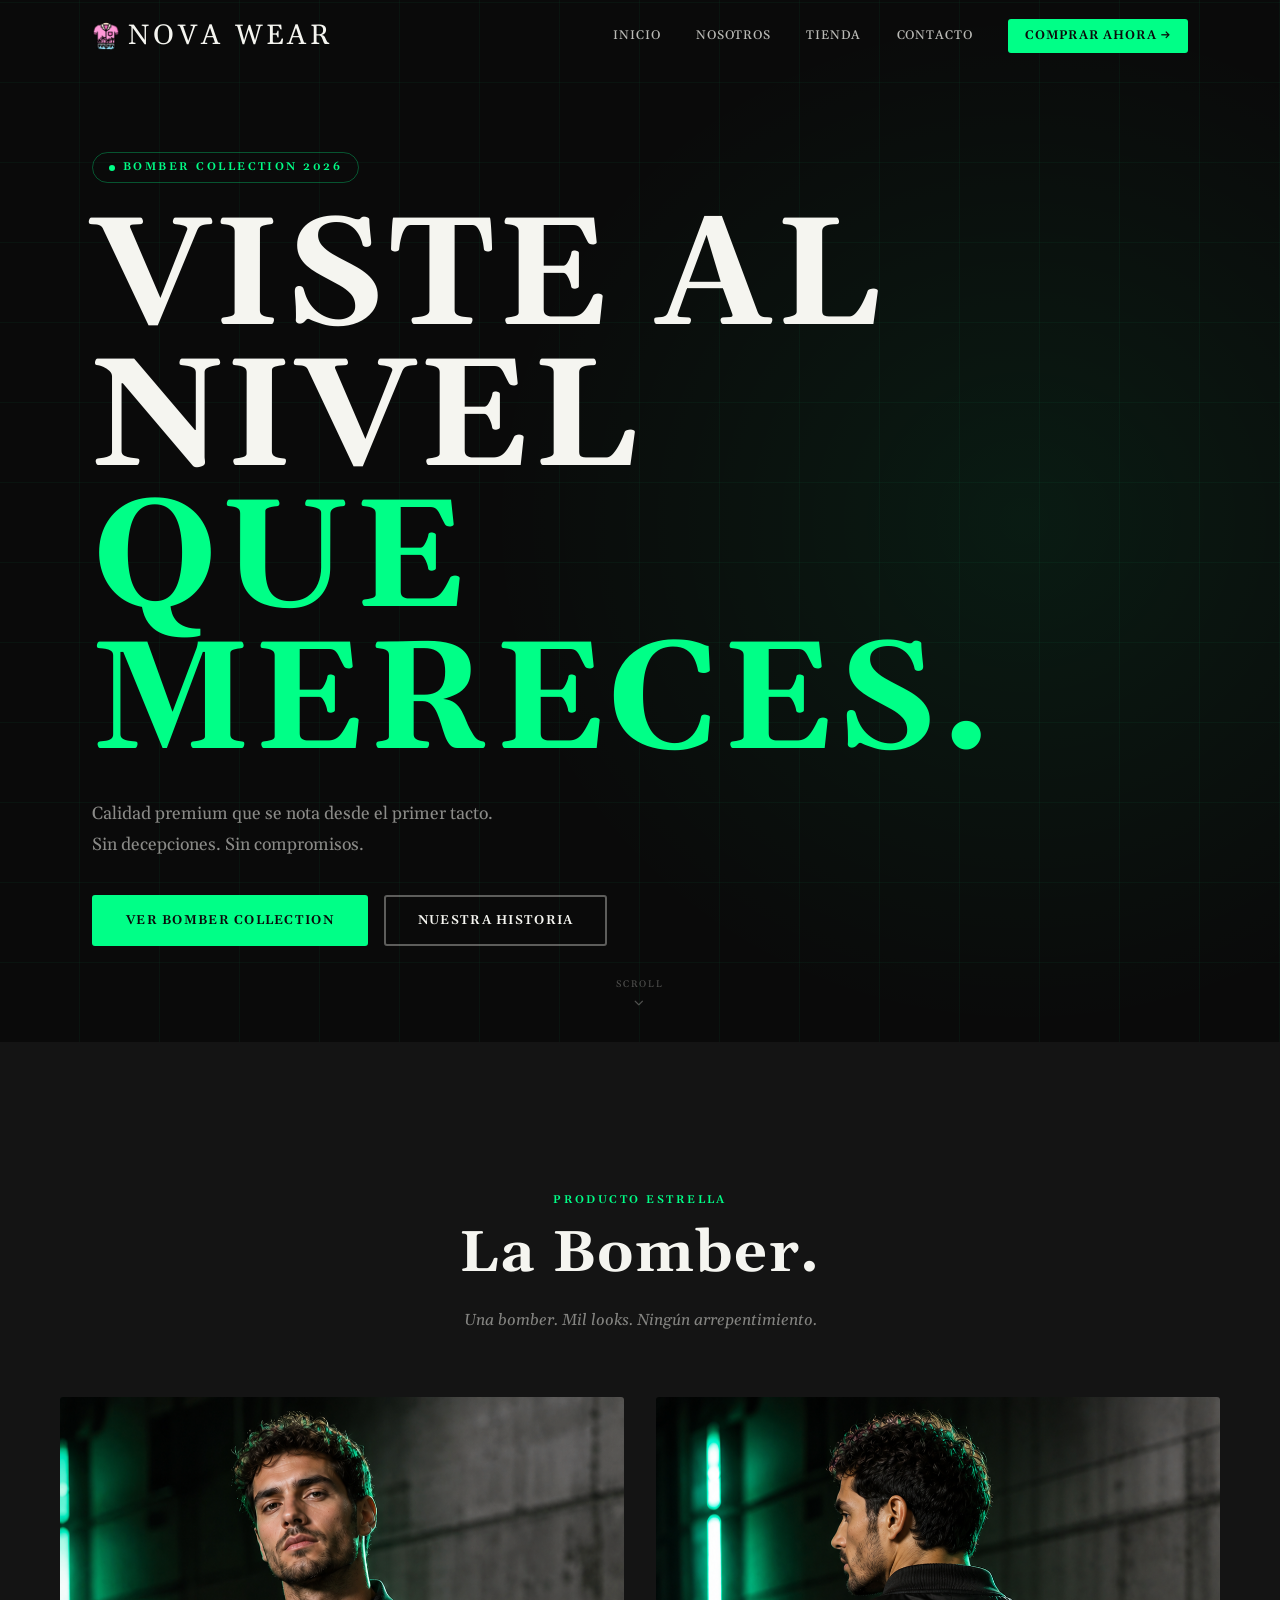
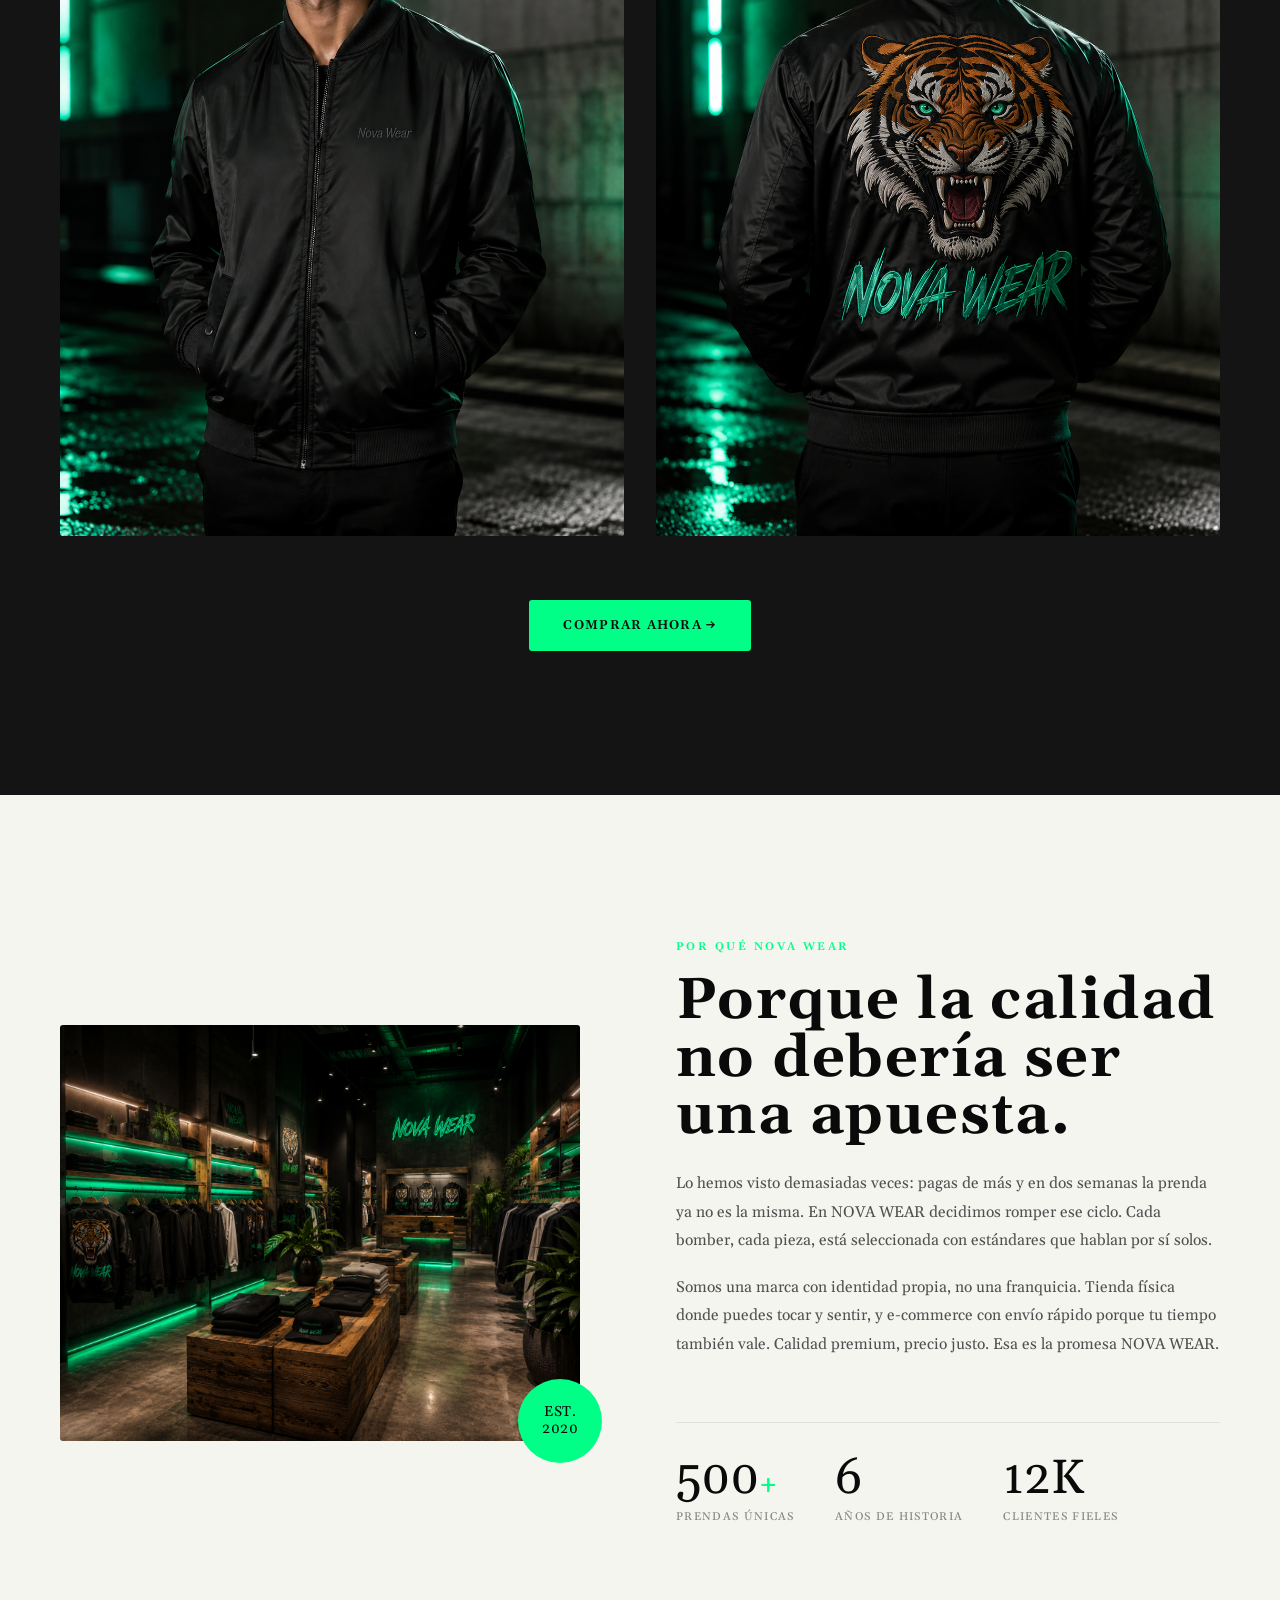
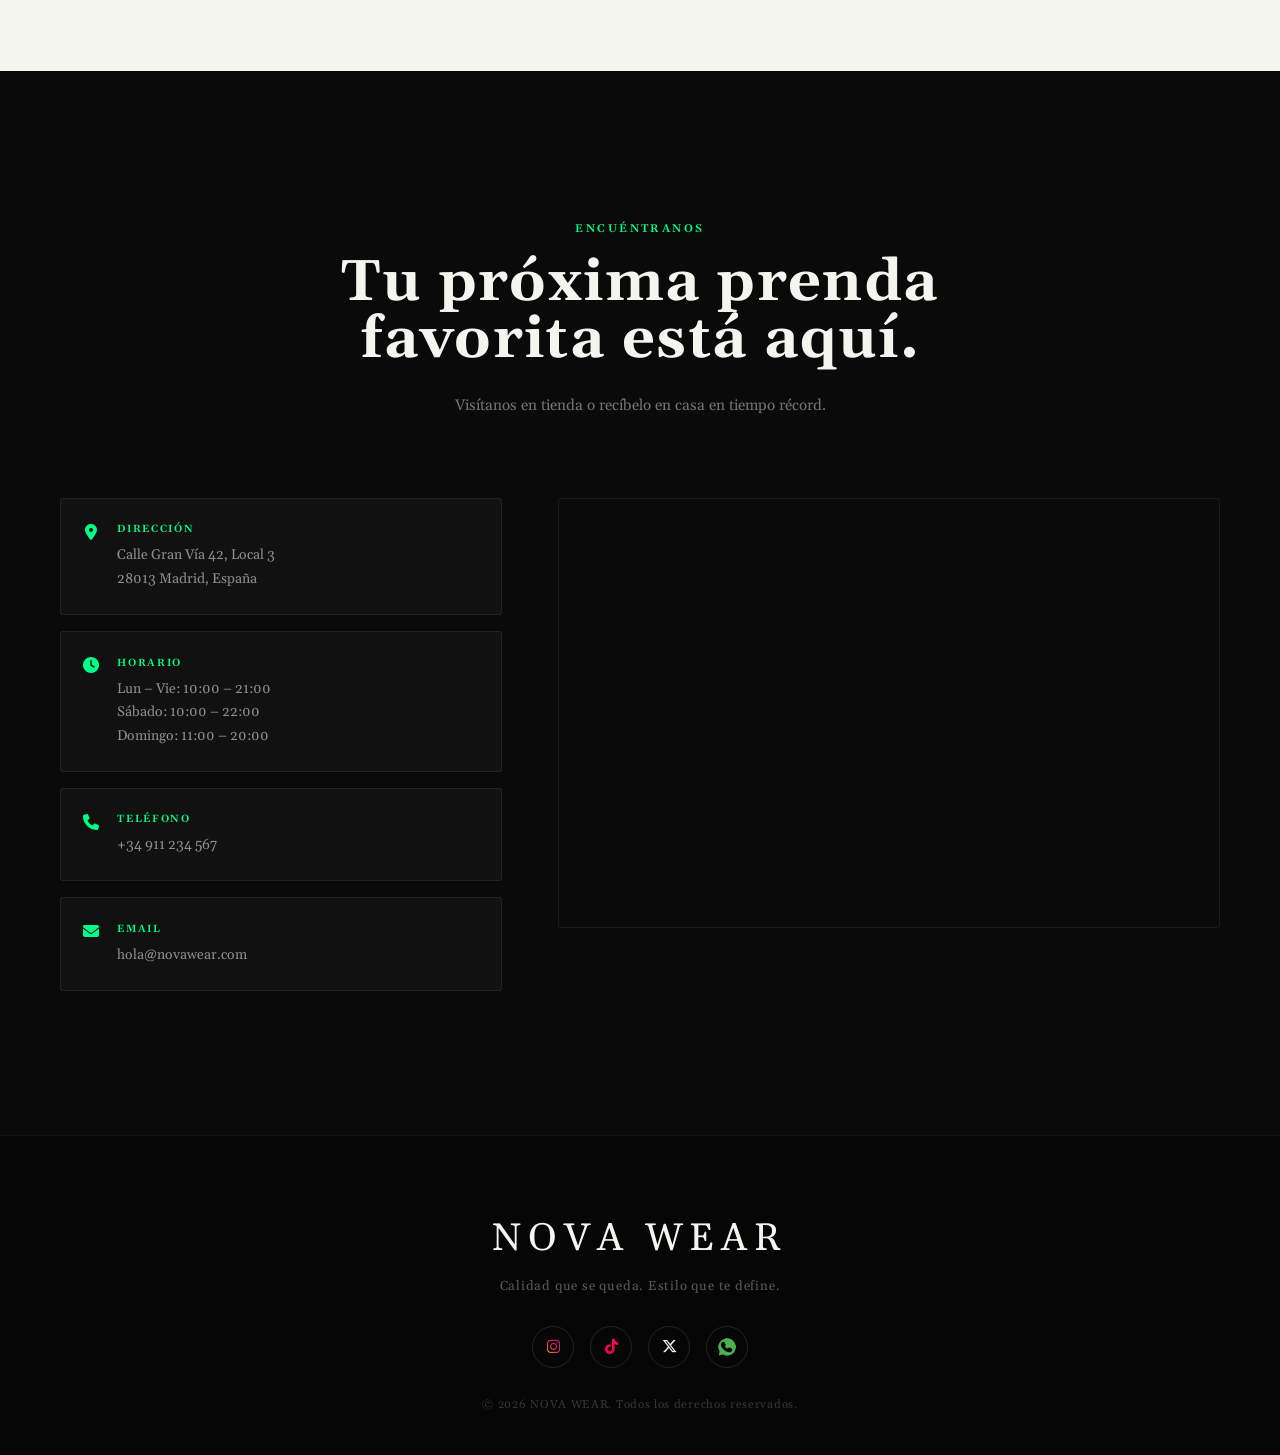
<file: index.html>
<!DOCTYPE html>
<html lang="es">
<head>
  <meta charset="UTF-8">
  <meta name="viewport" content="width=device-width, initial-scale=1.0">
  <meta name="description" content="NOVA WEAR — Calidad premium que se nota desde el primer tacto. Ropa urbana para quienes marcan el ritmo. Tienda física y online.">

  <title>NOVA WEAR — Viste al nivel que mereces</title>
  <link rel="icon" type="image/png" href="img/camisa-hawaiana.png">

  <!-- Google Fonts -->
  <link rel="preconnect" href="https://fonts.googleapis.com">
  <link rel="preconnect" href="https://fonts.gstatic.com" crossorigin>
  <link href="https://fonts.googleapis.com/css2?family=Gelasio:ital,wght@0,400;0,500;0,600;0,700;1,400&display=swap" rel="stylesheet">

  <!-- Font Awesome -->
  <link rel="stylesheet" href="https://cdnjs.cloudflare.com/ajax/libs/font-awesome/6.5.0/css/all.min.css">

  <link rel="stylesheet" href="css/styles.css">
</head>
<body>

  <!-- ================================================
       NAVBAR
  ================================================ -->
  <header class="navbar" id="navbar">
    <div class="navbar__container">

      <a href="#hero" class="navbar__logo">
        <img src="img/camisa-hawaiana.png" alt="">
        NOVA WEAR
      </a>

      <button class="navbar__toggle" id="menuToggle" aria-label="Abrir menú" aria-expanded="false">
        <span></span>
        <span></span>
        <span></span>
      </button>

      <nav class="navbar__nav" id="navMenu" aria-label="Navegación principal">
        <a href="#hero">Inicio</a>
        <a href="#about">Nosotros</a>
        <a href="#store">Tienda</a>
        <a href="#contact">Contacto</a>
        <a href="#" class="navbar__cta">Comprar ahora &rarr;</a>
      </nav>

    </div>
  </header>


  <main>

    <!-- ================================================
         HERO
    ================================================ -->
    <section id="hero" class="hero">

      <div class="hero__bg-grid" aria-hidden="true"></div>
      <div class="hero__glow"    aria-hidden="true"></div>

      <div class="hero__content">
        <span class="hero__tag">Bomber Collection 2026</span>

        <h1 class="hero__title">
          VISTE AL NIVEL<br>
          <span class="hero__title--accent">QUE MERECES.</span>
        </h1>

        <p class="hero__subtitle">
          Calidad premium que se nota desde el primer tacto.<br>
          Sin decepciones. Sin compromisos.
        </p>

        <div class="hero__actions">
          <a href="#store" class="btn btn--primary">Ver Bomber Collection</a>
          <a href="#about" class="btn btn--outline">Nuestra Historia</a>
        </div>
      </div>

      <a href="#about" class="hero__scroll" aria-label="Ir a la siguiente sección">
        <span>Scroll</span>
        <i class="fas fa-chevron-down" aria-hidden="true"></i>
      </a>

    </section>


    <!-- ================================================
         PRODUCTO ESTRELLA
    ================================================ -->
    <section id="producto" class="producto">
      <div class="producto__container">

        <header class="producto__header" data-animate="fade-up">
          <span class="section-tag">Producto Estrella</span>
          <h2 class="section-title section-title--light">La Bomber.</h2>
          <p class="producto__subtitle">
            Una bomber. Mil looks. Ningún arrepentimiento.
          </p>
        </header>

        <div class="producto__grid">

          <div class="producto__img-wrap" data-animate="fade-left">
            <img src="img/productoFrontal.png" alt="NOVA WEAR Bomber — Vista frontal">
            <span class="producto__img-label">Vista frontal</span>
          </div>

          <div class="producto__img-wrap" data-animate="fade-right">
            <img src="img/productoEspalda.png" alt="NOVA WEAR Bomber — Vista trasera">
            <span class="producto__img-label">Vista trasera</span>
          </div>

        </div>

        <div class="producto__cta" data-animate="fade-up">
          <a href="#" class="btn btn--primary">Comprar ahora &rarr;</a>
        </div>

      </div>
    </section>


    <!-- ================================================
         ABOUT
    ================================================ -->
    <section id="about" class="about">
      <div class="about__container">

        <!-- Imagen -->
        <div class="about__media" data-animate="fade-left">
          <div class="about__img-wrap">
            <img src="img/imagenTiendaa.png" alt="Interior tienda NOVA WEAR">
          </div>
          <div class="about__badge" aria-label="Fundada en 2020">EST.<br>2020</div>
        </div>

        <!-- Texto -->
        <div class="about__body" data-animate="fade-right">
          <span class="section-tag">Por qué NOVA WEAR</span>

          <h2 class="section-title">
            Porque la calidad<br>no debería ser<br>una apuesta.
          </h2>

          <p>
            Lo hemos visto demasiadas veces: pagas de más y en dos semanas
            la prenda ya no es la misma. En NOVA WEAR decidimos romper ese
            ciclo. Cada bomber, cada pieza, está seleccionada con estándares
            que hablan por sí solos.
          </p>

          <p>
            Somos una marca con identidad propia, no una franquicia.
            Tienda física donde puedes tocar y sentir, y e-commerce con
            envío rápido porque tu tiempo también vale. Calidad premium,
            precio justo. Esa es la promesa NOVA WEAR.
          </p>

          <div class="about__stats" aria-label="Cifras de la marca">
            <div class="stat" data-animate="fade-up" data-delay="100">
              <span class="stat__number">500<span class="stat__plus">+</span></span>
              <span class="stat__label">Prendas únicas</span>
            </div>
            <div class="stat" data-animate="fade-up" data-delay="200">
              <span class="stat__number">6</span>
              <span class="stat__label">Años de historia</span>
            </div>
            <div class="stat" data-animate="fade-up" data-delay="300">
              <span class="stat__number">12K</span>
              <span class="stat__label">Clientes fieles</span>
            </div>
          </div>
        </div>

      </div>
    </section>


    <!-- ================================================
         STORE
    ================================================ -->
    <section id="store" class="store">
      <div class="store__container">

        <header class="store__header" data-animate="fade-up">
          <span class="section-tag">Encuéntranos</span>
          <h2 class="section-title section-title--light">
            Tu próxima prenda<br>favorita está aquí.
          </h2>
          <p class="store__subtitle">
            Visítanos en tienda o recíbelo en casa en tiempo récord.
          </p>
        </header>

        <div class="store__grid">

          <!-- Info cards -->
          <ul class="store__info" aria-label="Datos de contacto">

            <li class="info-card" data-animate="fade-up" data-delay="100">
              <i class="fas fa-map-marker-alt" aria-hidden="true"></i>
              <div>
                <h3>Dirección</h3>
                <address>
                  Calle Gran Vía 42, Local 3<br>
                  28013 Madrid, España
                </address>
              </div>
            </li>

            <li class="info-card" data-animate="fade-up" data-delay="200">
              <i class="fas fa-clock" aria-hidden="true"></i>
              <div>
                <h3>Horario</h3>
                <p>
                  Lun &ndash; Vie: 10:00 &ndash; 21:00<br>
                  Sábado: 10:00 &ndash; 22:00<br>
                  Domingo: 11:00 &ndash; 20:00
                </p>
              </div>
            </li>

            <li class="info-card" data-animate="fade-up" data-delay="300">
              <i class="fas fa-phone" aria-hidden="true"></i>
              <div>
                <h3>Teléfono</h3>
                <p><a href="tel:+34911234567">+34 911 234 567</a></p>
              </div>
            </li>

            <li class="info-card" data-animate="fade-up" data-delay="400">
              <i class="fas fa-envelope" aria-hidden="true"></i>
              <div>
                <h3>Email</h3>
                <p><a href="mailto:hola@novawear.com">hola@novawear.com</a></p>
              </div>
            </li>

          </ul>

          <!-- Mapa -->
          <div class="store__map" data-animate="fade-left">
            <iframe
              title="Ubicación NOVA WEAR — Gran Vía, Madrid"
              src="https://www.google.com/maps/embed?pb=!1m18!1m12!1m3!1d3037.295899082474!2d-3.703790684602!3d40.41996947936516!2m3!1f0!2f0!3f0!3m2!1i1024!2i768!4f13.1!3m3!1m2!1s0xd42289e64804f4b%3A0x5d5f6cf26f00cfce!2sGran%20V%C3%ADa%2C%20Madrid!5e0!3m2!1ses!2ses!4v1619000000000!5m2!1ses!2ses"
              allowfullscreen=""
              loading="lazy"
              referrerpolicy="no-referrer-when-downgrade">
            </iframe>
          </div>

        </div>
      </div>
    </section>

  </main>


  <!-- ================================================
       FOOTER
  ================================================ -->
  <footer id="contact" class="footer">
    <div class="footer__container">

      <div class="footer__brand">
        <span class="footer__logo">NOVA WEAR</span>
        <p>Calidad que se queda. Estilo que te define.</p>
      </div>

      <nav class="footer__social" aria-label="Redes sociales">
        <a href="#" aria-label="Instagram" class="social--instagram">
          <i class="fab fa-instagram" aria-hidden="true"></i>
        </a>
        <a href="#" aria-label="TikTok" class="social--tiktok">
          <i class="fab fa-tiktok" aria-hidden="true"></i>
        </a>
        <a href="#" aria-label="X / Twitter" class="social--x">
          <i class="fab fa-x-twitter" aria-hidden="true"></i>
        </a>
        <a href="#" aria-label="WhatsApp">
          <img src="img/whatsapp.png" alt="WhatsApp">
        </a>
      </nav>

      <p class="footer__copy">
        &copy; 2026 NOVA WEAR. Todos los derechos reservados.
      </p>

    </div>
  </footer>

  <script src="js/main.js"></script>
</body>
</html>
</file>
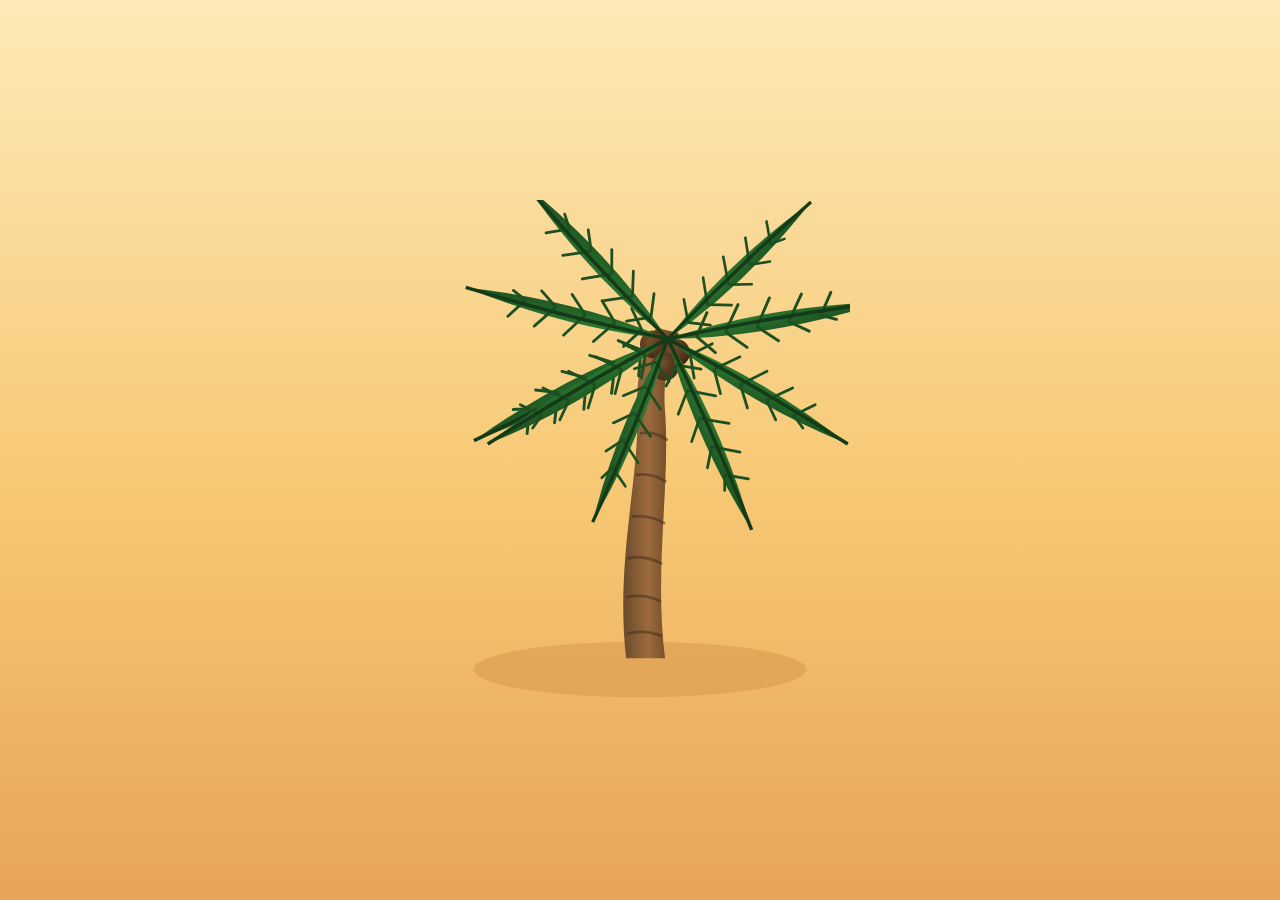
<file: palmera.html>
<!DOCTYPE html>
<html lang="es">
<head>
  <meta charset="UTF-8">
  <title>Palmera SVG realista</title>
  <style>
    body {
      display: flex;
      align-items: center;
      justify-content: center;
      min-height: 100vh;
      margin: 0;
      background: linear-gradient(#fde9b8 0%, #f7c873 55%, #e8a35a 100%);
    }
  </style>
</head>
<body>

  <svg xmlns="http://www.w3.org/2000/svg" viewBox="0 0 300 360" width="420" height="500">

    <defs>
      <!-- Degradado del tronco -->
      <linearGradient id="trunk" x1="0" y1="0" x2="1" y2="0">
        <stop offset="0%"  stop-color="#6b4a2b"/>
        <stop offset="45%" stop-color="#9c6b3d"/>
        <stop offset="100%" stop-color="#5a3c22"/>
      </linearGradient>

      <!-- Degradados de las hojas -->
      <linearGradient id="leafDark" x1="0" y1="0" x2="1" y2="1">
        <stop offset="0%"  stop-color="#2f7d32"/>
        <stop offset="100%" stop-color="#1c5021"/>
      </linearGradient>
      <linearGradient id="leafLight" x1="0" y1="0" x2="1" y2="1">
        <stop offset="0%"  stop-color="#5cb85c"/>
        <stop offset="100%" stop-color="#3a8c3e"/>
      </linearGradient>

      <radialGradient id="coco" cx="35%" cy="35%" r="70%">
        <stop offset="0%"  stop-color="#7a4f2c"/>
        <stop offset="100%" stop-color="#3f2814"/>
      </radialGradient>

      <!-- Plantilla de una hoja con foliolos -->
      <g id="frond">
        <path d="M0 0 Q70 -8 150 6 Q70 14 0 0 Z" fill="url(#leafDark)"/>
        <g stroke="#1c5021" stroke-width="2" stroke-linecap="round">
          <line x1="20"  y1="2"  x2="30"  y2="-12"/>
          <line x1="40"  y1="3"  x2="52"  y2="-13"/>
          <line x1="62"  y1="4"  x2="74"  y2="-13"/>
          <line x1="84"  y1="5"  x2="96"  y2="-11"/>
          <line x1="106" y1="6"  x2="116" y2="-8"/>
          <line x1="20"  y1="3"  x2="30"  y2="16"/>
          <line x1="40"  y1="4"  x2="52"  y2="17"/>
          <line x1="62"  y1="5"  x2="74"  y2="17"/>
          <line x1="84"  y1="6"  x2="96"  y2="15"/>
          <line x1="106" y1="6"  x2="116" y2="11"/>
        </g>
        <path d="M0 0 Q75 0 150 6" stroke="#143a18" stroke-width="2.5" fill="none"/>
      </g>
    </defs>

    <!-- Suelo / arena -->
    <ellipse cx="150" cy="338" rx="120" ry="20" fill="#d99a4e" opacity="0.55"/>

    <!-- Tronco curvado y segmentado -->
    <path d="M140 330
             C 132 260, 150 200, 148 150
             C 147 120, 156 100, 162 92
             L 178 96
             C 172 108, 166 128, 168 152
             C 172 205, 160 265, 168 330 Z"
          fill="url(#trunk)"/>
    <g stroke="#3f2a17" stroke-width="2" opacity="0.5" fill="none">
      <path d="M141 312 Q154 309 166 314"/>
      <path d="M140 286 Q153 283 165 289"/>
      <path d="M141 258 Q153 255 166 262"/>
      <path d="M144 228 Q156 226 168 233"/>
      <path d="M147 198 Q158 196 169 203"/>
      <path d="M150 168 Q160 166 170 173"/>
    </g>

    <!-- Cocos -->
    <circle cx="160" cy="104" r="10" fill="url(#coco)"/>
    <circle cx="176" cy="110" r="10" fill="url(#coco)"/>
    <circle cx="168" cy="120" r="10" fill="url(#coco)"/>

    <!-- Corona de hojas -->
    <g transform="translate(170 100)">
      <use href="#frond" transform="rotate(-12) scale(1.05)"/>
      <use href="#frond" transform="rotate(28)"/>
      <use href="#frond" transform="rotate(64)"/>
      <use href="#frond" transform="rotate(150) scale(1.05)"/>
      <use href="#frond" transform="rotate(192)"/>
      <use href="#frond" transform="rotate(225)"/>
      <use href="#frond" transform="scale(-1 1) rotate(28)"/>
      <use href="#frond" transform="rotate(-46) scale(0.95)" fill="url(#leafLight)"/>
      <use href="#frond" transform="rotate(110) scale(0.95)"/>
    </g>

  </svg>

</body>
</html>
</file>
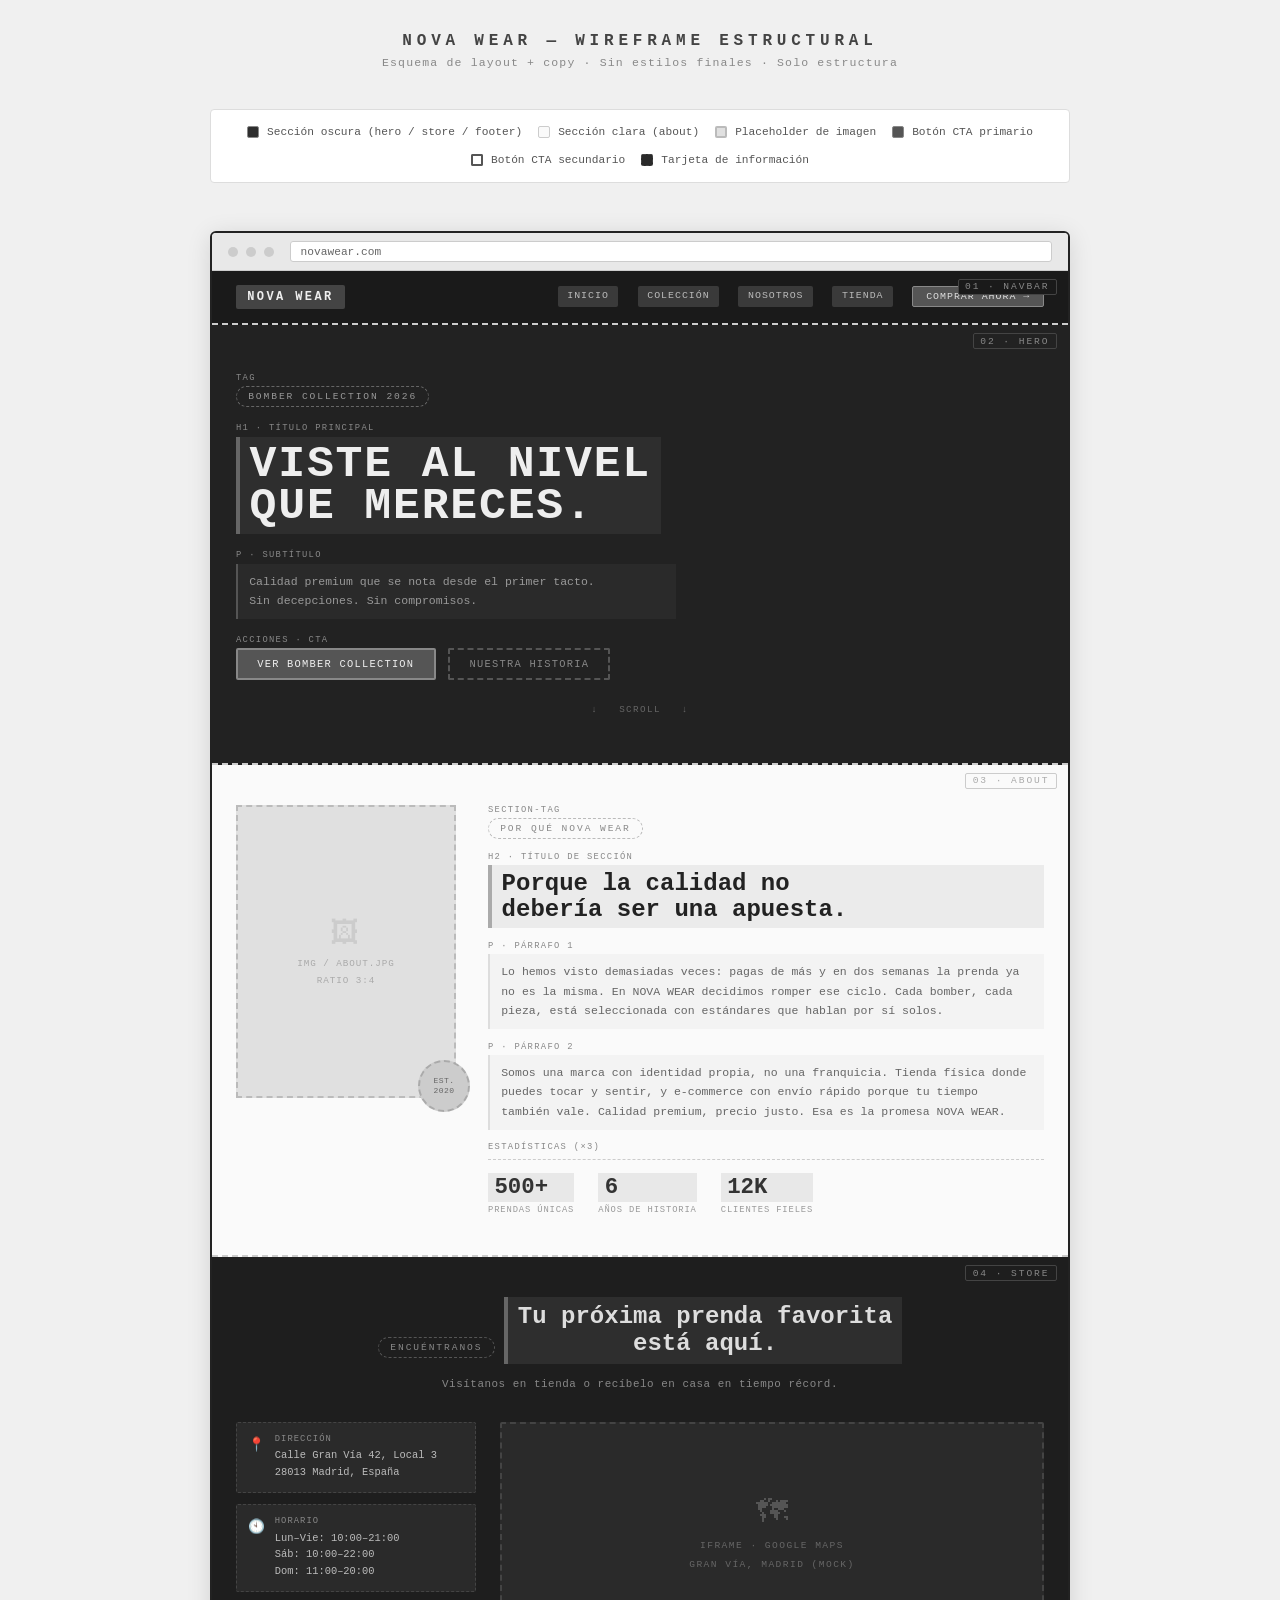
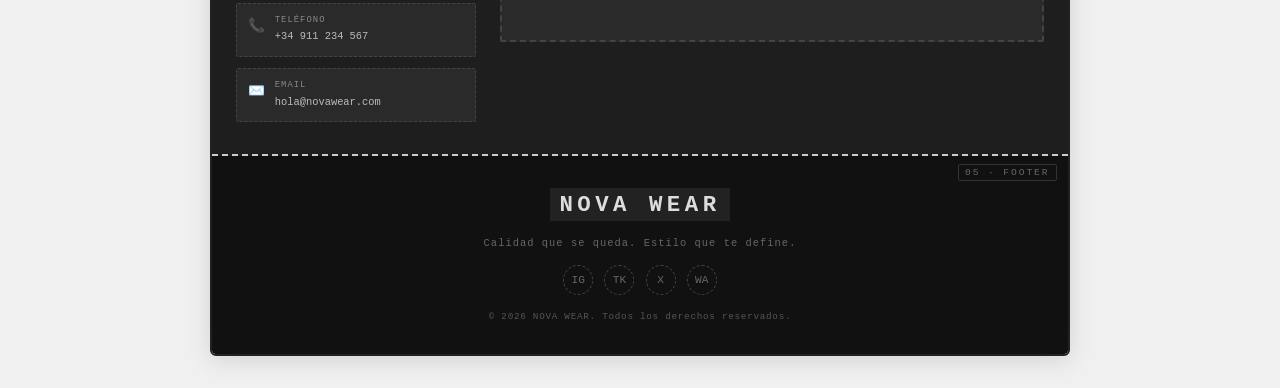
<file: WIREFRAME.html>
<!DOCTYPE html>
<html lang="es">
<head>
  <meta charset="UTF-8">
  <meta name="viewport" content="width=device-width, initial-scale=1.0">
  <title>NOVA WEAR — Wireframe Estructural</title>
  <style>
    /* ── Solo estilos del wireframe, no de la web final ── */
    * { box-sizing: border-box; margin: 0; padding: 0; }

    body {
      font-family: 'Courier New', monospace;
      background: #f0f0f0;
      color: #111;
      padding: 2rem;
    }

    /* Cabecera del diagrama */
    .diagram-header {
      text-align: center;
      margin-bottom: 2.5rem;
    }
    .diagram-header h1 {
      font-size: 1rem;
      letter-spacing: 0.3em;
      text-transform: uppercase;
      color: #444;
    }
    .diagram-header p {
      font-size: 0.72rem;
      color: #888;
      margin-top: 0.4rem;
      letter-spacing: 0.1em;
    }

    /* Leyenda */
    .legend {
      display: flex;
      flex-wrap: wrap;
      gap: 1rem;
      justify-content: center;
      margin-bottom: 3rem;
      padding: 1rem 1.5rem;
      background: #fff;
      border: 1px solid #ddd;
      border-radius: 4px;
      max-width: 860px;
      margin-left: auto;
      margin-right: auto;
    }
    .legend-item {
      display: flex;
      align-items: center;
      gap: 0.5rem;
      font-size: 0.7rem;
      color: #555;
    }
    .legend-dot {
      width: 12px; height: 12px;
      border-radius: 2px;
      flex-shrink: 0;
    }

    /* Pantalla */
    .screen {
      max-width: 860px;
      margin: 0 auto;
      border: 2px solid #222;
      border-radius: 6px;
      overflow: hidden;
      background: #fff;
      box-shadow: 0 4px 24px rgba(0,0,0,0.12);
    }

    /* Barra de browser */
    .browser-bar {
      background: #e8e8e8;
      border-bottom: 1px solid #ccc;
      padding: 0.5rem 1rem;
      display: flex;
      align-items: center;
      gap: 0.5rem;
    }
    .browser-dot {
      width: 10px; height: 10px;
      border-radius: 50%;
      background: #ccc;
    }
    .browser-url {
      flex: 1;
      background: #fff;
      border: 1px solid #ccc;
      border-radius: 3px;
      padding: 0.2rem 0.6rem;
      font-size: 0.7rem;
      color: #666;
      margin-left: 0.5rem;
    }

    /* Secciones de la web */
    .section {
      border-bottom: 2px dashed #ccc;
      position: relative;
    }
    .section:last-child { border-bottom: none; }

    /* Etiqueta de sección */
    .section-label {
      position: absolute;
      top: 0.5rem;
      right: 0.7rem;
      font-size: 0.6rem;
      letter-spacing: 0.2em;
      text-transform: uppercase;
      color: #aaa;
      background: #fff;
      padding: 0.1rem 0.4rem;
      border: 1px solid #ddd;
      border-radius: 2px;
    }

    /* Colores de fondo por tipo de sección */
    .bg-nav    { background: #1a1a1a; }
    .bg-hero   { background: #222; }
    .bg-about  { background: #fafafa; }
    .bg-store  { background: #1e1e1e; }
    .bg-footer { background: #111; }

    /* ── Componentes del wireframe ── */

    /* NAVBAR */
    .nav-bar {
      display: flex;
      align-items: center;
      justify-content: space-between;
      padding: 0.9rem 1.5rem;
    }
    .wf-logo {
      background: #444;
      color: #eee;
      font-size: 0.75rem;
      font-weight: bold;
      letter-spacing: 0.2em;
      padding: 0.3rem 0.7rem;
      border-radius: 2px;
    }
    .nav-links {
      display: flex;
      gap: 1.2rem;
    }
    .wf-navlink {
      background: #3a3a3a;
      color: #bbb;
      font-size: 0.62rem;
      letter-spacing: 0.1em;
      padding: 0.25rem 0.6rem;
      border-radius: 2px;
      text-transform: uppercase;
    }
    .wf-btn-nav {
      background: #555;
      color: #ddd;
      font-size: 0.62rem;
      letter-spacing: 0.1em;
      padding: 0.25rem 0.8rem;
      border-radius: 2px;
      border: 1px solid #888;
      text-transform: uppercase;
    }

    /* HERO */
    .hero-inner {
      padding: 3rem 1.5rem 2.5rem;
      display: flex;
      flex-direction: column;
      gap: 1rem;
    }
    .wf-tag {
      display: inline-block;
      font-size: 0.6rem;
      letter-spacing: 0.2em;
      text-transform: uppercase;
      color: #999;
      border: 1px dashed #666;
      padding: 0.25rem 0.7rem;
      border-radius: 999px;
      width: fit-content;
    }
    .wf-h1 {
      font-size: 2.8rem;
      font-weight: 900;
      line-height: 0.95;
      letter-spacing: 0.04em;
      color: #eee;
      background: #2e2e2e;
      display: inline-block;
      padding: 0.4rem 0.6rem;
      border-left: 4px solid #666;
    }
    .wf-label {
      font-size: 0.55rem;
      color: #888;
      text-transform: uppercase;
      letter-spacing: 0.15em;
      margin-bottom: 0.2rem;
    }
    .wf-p {
      font-size: 0.72rem;
      color: #999;
      line-height: 1.7;
      background: #2a2a2a;
      padding: 0.5rem 0.7rem;
      border-left: 2px solid #555;
      max-width: 440px;
    }
    .wf-actions {
      display: flex;
      gap: 0.8rem;
      flex-wrap: wrap;
    }
    .wf-btn-primary {
      font-size: 0.65rem;
      letter-spacing: 0.12em;
      text-transform: uppercase;
      padding: 0.5rem 1.2rem;
      background: #555;
      color: #f0f0f0;
      border: 2px solid #888;
      border-radius: 2px;
    }
    .wf-btn-outline {
      font-size: 0.65rem;
      letter-spacing: 0.12em;
      text-transform: uppercase;
      padding: 0.5rem 1.2rem;
      background: transparent;
      color: #888;
      border: 2px dashed #555;
      border-radius: 2px;
    }
    .wf-scroll {
      font-size: 0.58rem;
      color: #666;
      text-transform: uppercase;
      letter-spacing: 0.15em;
      text-align: center;
      padding: 0.5rem;
    }

    /* ABOUT */
    .about-inner {
      display: flex;
      gap: 2rem;
      padding: 2.5rem 1.5rem;
      align-items: flex-start;
    }
    .wf-img-block {
      flex: 0 0 220px;
      position: relative;
    }
    .wf-img-placeholder {
      width: 100%;
      aspect-ratio: 3/4;
      background: #e0e0e0;
      border: 2px dashed #bbb;
      display: flex;
      flex-direction: column;
      align-items: center;
      justify-content: center;
      gap: 0.4rem;
    }
    .wf-img-placeholder span {
      font-size: 0.58rem;
      color: #aaa;
      letter-spacing: 0.1em;
      text-transform: uppercase;
    }
    .wf-img-placeholder .img-icon {
      font-size: 1.8rem;
      color: #ccc;
    }
    .wf-badge {
      position: absolute;
      bottom: -14px;
      right: -14px;
      width: 52px;
      height: 52px;
      border-radius: 50%;
      background: #ccc;
      border: 2px dashed #aaa;
      display: flex;
      align-items: center;
      justify-content: center;
      font-size: 0.5rem;
      text-align: center;
      color: #666;
      line-height: 1.3;
      text-transform: uppercase;
      letter-spacing: 0.05em;
    }
    .about-text {
      flex: 1;
      display: flex;
      flex-direction: column;
      gap: 0.8rem;
    }
    .wf-h2 {
      font-size: 1.5rem;
      font-weight: 900;
      line-height: 1.05;
      color: #222;
      background: #ebebeb;
      padding: 0.4rem 0.6rem;
      border-left: 4px solid #aaa;
    }
    .wf-p-light {
      font-size: 0.72rem;
      color: #666;
      line-height: 1.7;
      background: #f3f3f3;
      padding: 0.5rem 0.7rem;
      border-left: 2px solid #ddd;
    }
    .wf-stats {
      display: flex;
      gap: 1.5rem;
      padding-top: 0.8rem;
      border-top: 1px dashed #ccc;
      margin-top: 0.4rem;
    }
    .wf-stat {
      display: flex;
      flex-direction: column;
      gap: 0.2rem;
    }
    .wf-stat-num {
      font-size: 1.4rem;
      font-weight: 900;
      color: #333;
      background: #e8e8e8;
      padding: 0.1rem 0.4rem;
    }
    .wf-stat-label {
      font-size: 0.55rem;
      color: #999;
      text-transform: uppercase;
      letter-spacing: 0.1em;
    }

    /* STORE */
    .store-header {
      text-align: center;
      padding: 2rem 1.5rem 1rem;
    }
    .store-header .wf-h2-light {
      font-size: 1.5rem;
      font-weight: 900;
      color: #ddd;
      background: #2e2e2e;
      padding: 0.4rem 0.6rem;
      border-left: 4px solid #666;
      display: inline-block;
      margin: 0.5rem 0;
    }
    .store-header .wf-p-dark {
      font-size: 0.68rem;
      color: #888;
      letter-spacing: 0.05em;
      margin-top: 0.4rem;
    }
    .store-grid {
      display: flex;
      gap: 1.5rem;
      padding: 1rem 1.5rem 2rem;
      align-items: flex-start;
    }
    .store-info {
      flex: 0 0 240px;
      display: flex;
      flex-direction: column;
      gap: 0.7rem;
    }
    .wf-card {
      display: flex;
      align-items: flex-start;
      gap: 0.6rem;
      background: #2a2a2a;
      border: 1px dashed #444;
      border-radius: 2px;
      padding: 0.7rem;
    }
    .wf-card-icon {
      font-size: 0.85rem;
      color: #888;
      flex-shrink: 0;
      margin-top: 0.1rem;
    }
    .wf-card-title {
      font-size: 0.55rem;
      text-transform: uppercase;
      letter-spacing: 0.12em;
      color: #888;
      margin-bottom: 0.2rem;
    }
    .wf-card-text {
      font-size: 0.65rem;
      color: #bbb;
      line-height: 1.6;
    }
    .wf-map {
      flex: 1;
      border: 2px dashed #444;
      background: #2a2a2a;
      height: 220px;
      display: flex;
      flex-direction: column;
      align-items: center;
      justify-content: center;
      gap: 0.5rem;
      border-radius: 2px;
    }
    .wf-map span {
      font-size: 0.6rem;
      color: #666;
      text-transform: uppercase;
      letter-spacing: 0.15em;
    }
    .wf-map .map-icon { font-size: 2rem; color: #555; }

    /* FOOTER */
    .footer-inner {
      display: flex;
      flex-direction: column;
      align-items: center;
      gap: 1rem;
      padding: 2rem 1.5rem;
      text-align: center;
    }
    .wf-footer-logo {
      font-size: 1.4rem;
      font-weight: 900;
      letter-spacing: 0.2em;
      color: #ddd;
      background: #222;
      padding: 0.2rem 0.6rem;
    }
    .wf-footer-tagline {
      font-size: 0.65rem;
      color: #666;
      letter-spacing: 0.1em;
    }
    .wf-social {
      display: flex;
      gap: 0.7rem;
    }
    .wf-social-icon {
      width: 30px; height: 30px;
      border-radius: 50%;
      border: 1px dashed #444;
      display: flex;
      align-items: center;
      justify-content: center;
      font-size: 0.7rem;
      color: #666;
    }
    .wf-copyright {
      font-size: 0.58rem;
      color: #555;
      letter-spacing: 0.08em;
    }

    /* Anotaciones laterales */
    .annotation {
      font-size: 0.58rem;
      color: #aaa;
      text-transform: uppercase;
      letter-spacing: 0.1em;
      text-align: right;
      padding: 0.2rem 0.5rem;
    }
  </style>
</head>
<body>

  <div class="diagram-header">
    <h1>NOVA WEAR — Wireframe Estructural</h1>
    <p>Esquema de layout + copy · Sin estilos finales · Solo estructura</p>
  </div>

  <!-- LEYENDA -->
  <div class="legend">
    <div class="legend-item">
      <div class="legend-dot" style="background:#2e2e2e;border:1px solid #888"></div>
      Sección oscura (hero / store / footer)
    </div>
    <div class="legend-item">
      <div class="legend-dot" style="background:#fafafa;border:1px solid #ccc"></div>
      Sección clara (about)
    </div>
    <div class="legend-item">
      <div class="legend-dot" style="background:#e0e0e0;border:2px dashed #bbb"></div>
      Placeholder de imagen
    </div>
    <div class="legend-item">
      <div class="legend-dot" style="background:#555;border:1px solid #888"></div>
      Botón CTA primario
    </div>
    <div class="legend-item">
      <div class="legend-dot" style="background:transparent;border:2px dashed #555"></div>
      Botón CTA secundario
    </div>
    <div class="legend-item">
      <div class="legend-dot" style="background:#2a2a2a;border:1px dashed #444"></div>
      Tarjeta de información
    </div>
  </div>

  <!-- PANTALLA -->
  <div class="screen">

    <!-- Barra del navegador -->
    <div class="browser-bar">
      <div class="browser-dot"></div>
      <div class="browser-dot"></div>
      <div class="browser-dot"></div>
      <div class="browser-url">novawear.com</div>
    </div>

    <!-- ══════════════════════════════
         01 · NAVBAR
    ══════════════════════════════ -->
    <div class="section bg-nav">
      <span class="section-label" style="background:#1a1a1a;border-color:#444;color:#888;">01 · NAVBAR</span>
      <div class="nav-bar">
        <div class="wf-logo">NOVA WEAR</div>
        <div class="nav-links">
          <div class="wf-navlink">Inicio</div>
          <div class="wf-navlink">Colección</div>
          <div class="wf-navlink">Nosotros</div>
          <div class="wf-navlink">Tienda</div>
          <div class="wf-btn-nav">Comprar ahora →</div>
        </div>
      </div>
    </div>

    <!-- ══════════════════════════════
         02 · HERO
    ══════════════════════════════ -->
    <div class="section bg-hero">
      <span class="section-label" style="background:#222;border-color:#444;color:#888;">02 · HERO</span>
      <div class="hero-inner">

        <div>
          <div class="wf-label">tag</div>
          <div class="wf-tag">Bomber Collection 2026</div>
        </div>

        <div>
          <div class="wf-label">h1 · título principal</div>
          <div class="wf-h1">VISTE AL NIVEL<br>QUE MERECES.</div>
        </div>

        <div>
          <div class="wf-label">p · subtítulo</div>
          <div class="wf-p">Calidad premium que se nota desde el primer tacto.<br>Sin decepciones. Sin compromisos.</div>
        </div>

        <div>
          <div class="wf-label">acciones · cta</div>
          <div class="wf-actions">
            <div class="wf-btn-primary">Ver Bomber Collection</div>
            <div class="wf-btn-outline">Nuestra Historia</div>
          </div>
        </div>

        <div class="wf-scroll">↓ &nbsp; scroll &nbsp; ↓</div>
      </div>
    </div>

    <!-- ══════════════════════════════
         03 · ABOUT
    ══════════════════════════════ -->
    <div class="section bg-about">
      <span class="section-label" style="background:#fafafa;border-color:#ccc;color:#aaa;">03 · ABOUT</span>
      <div class="about-inner">

        <!-- Imagen -->
        <div class="wf-img-block">
          <div class="wf-img-placeholder">
            <span class="img-icon">🖼</span>
            <span>img / about.jpg</span>
            <span>ratio 3:4</span>
          </div>
          <div class="wf-badge">EST.<br>2020</div>
        </div>

        <!-- Texto -->
        <div class="about-text">

          <div>
            <div class="wf-label">section-tag</div>
            <div class="wf-tag" style="border-color:#bbb;color:#888;">Por qué NOVA WEAR</div>
          </div>

          <div>
            <div class="wf-label">h2 · título de sección</div>
            <div class="wf-h2">Porque la calidad no<br>debería ser una apuesta.</div>
          </div>

          <div>
            <div class="wf-label">p · párrafo 1</div>
            <div class="wf-p-light">Lo hemos visto demasiadas veces: pagas de más y en dos semanas la prenda ya no es la misma. En NOVA WEAR decidimos romper ese ciclo. Cada bomber, cada pieza, está seleccionada con estándares que hablan por sí solos.</div>
          </div>

          <div>
            <div class="wf-label">p · párrafo 2</div>
            <div class="wf-p-light">Somos una marca con identidad propia, no una franquicia. Tienda física donde puedes tocar y sentir, y e-commerce con envío rápido porque tu tiempo también vale. Calidad premium, precio justo. Esa es la promesa NOVA WEAR.</div>
          </div>

          <div>
            <div class="wf-label">estadísticas (×3)</div>
            <div class="wf-stats">
              <div class="wf-stat">
                <div class="wf-stat-num">500+</div>
                <div class="wf-stat-label">Prendas únicas</div>
              </div>
              <div class="wf-stat">
                <div class="wf-stat-num">6</div>
                <div class="wf-stat-label">Años de historia</div>
              </div>
              <div class="wf-stat">
                <div class="wf-stat-num">12K</div>
                <div class="wf-stat-label">Clientes fieles</div>
              </div>
            </div>
          </div>

        </div>
      </div>
    </div>

    <!-- ══════════════════════════════
         04 · STORE
    ══════════════════════════════ -->
    <div class="section bg-store">
      <span class="section-label" style="background:#1e1e1e;border-color:#444;color:#888;">04 · STORE</span>

      <div class="store-header">
        <div class="wf-tag" style="border-color:#555;color:#888;">Encuéntranos</div>
        <div class="wf-h2-light">Tu próxima prenda favorita<br>está aquí.</div>
        <div class="wf-p-dark">Visítanos en tienda o recíbelo en casa en tiempo récord.</div>
      </div>

      <div class="store-grid">

        <!-- Info cards -->
        <div class="store-info">
          <div class="wf-card">
            <div class="wf-card-icon">📍</div>
            <div>
              <div class="wf-card-title">Dirección</div>
              <div class="wf-card-text">Calle Gran Vía 42, Local 3<br>28013 Madrid, España</div>
            </div>
          </div>
          <div class="wf-card">
            <div class="wf-card-icon">🕙</div>
            <div>
              <div class="wf-card-title">Horario</div>
              <div class="wf-card-text">Lun–Vie: 10:00–21:00<br>Sáb: 10:00–22:00<br>Dom: 11:00–20:00</div>
            </div>
          </div>
          <div class="wf-card">
            <div class="wf-card-icon">📞</div>
            <div>
              <div class="wf-card-title">Teléfono</div>
              <div class="wf-card-text">+34 911 234 567</div>
            </div>
          </div>
          <div class="wf-card">
            <div class="wf-card-icon">✉️</div>
            <div>
              <div class="wf-card-title">Email</div>
              <div class="wf-card-text">hola@novawear.com</div>
            </div>
          </div>
        </div>

        <!-- Mapa -->
        <div class="wf-map">
          <div class="map-icon">🗺</div>
          <span>iframe · Google Maps</span>
          <span>Gran Vía, Madrid (mock)</span>
        </div>

      </div>
    </div>

    <!-- ══════════════════════════════
         05 · FOOTER
    ══════════════════════════════ -->
    <div class="section bg-footer">
      <span class="section-label" style="background:#111;border-color:#333;color:#666;">05 · FOOTER</span>
      <div class="footer-inner">
        <div class="wf-footer-logo">NOVA WEAR</div>
        <div class="wf-footer-tagline">Calidad que se queda. Estilo que te define.</div>
        <div class="wf-social">
          <div class="wf-social-icon">IG</div>
          <div class="wf-social-icon">TK</div>
          <div class="wf-social-icon">X</div>
          <div class="wf-social-icon">WA</div>
        </div>
        <div class="wf-copyright">© 2026 NOVA WEAR. Todos los derechos reservados.</div>
      </div>
    </div>

  </div><!-- /screen -->

</body>
</html>
</file>
<file: css/styles.css>
/* ============================================================
   NOVA WEAR — styles.css
   Paleta : #F5F5F0 (fondo) · #00FF87 (acento) · #0A0A0A (oscuro)
   Fuentes : Bebas Neue (títulos) · Inter (cuerpo)
   Orden   : Variables → Reset → Utilidades → Componentes →
             Secciones → Footer → Responsive
============================================================ */


/* ────────────────────────────────────────────────────────
   1. VARIABLES
──────────────────────────────────────────────────────── */
:root {
  --c-bg:       #F5F5F0;
  --c-dark:     #0A0A0A;
  --c-dark-2:   #141414;
  --c-dark-3:   #1e1e1e;
  --c-accent:   #00FF87;
  --c-accent-d: #00cc6a;
  --c-muted:    #888888;
  --c-border:   #E0E0DA;

  --f-title:    'Gelasio', serif;
  --f-body:     'Gelasio', serif;

  --nav-h:      72px;
  --max-w:      1160px;
  --radius:     3px;
  --ease:       0.3s ease;
}


/* ────────────────────────────────────────────────────────
   2. RESET
──────────────────────────────────────────────────────── */
*, *::before, *::after {
  box-sizing: border-box;
  margin: 0;
  padding: 0;
}

html {
  scroll-behavior: smooth;
  font-size: 16px;
}

body {
  font-family: var(--f-body);
  background-color: var(--c-bg);
  color: var(--c-dark);
  line-height: 1.6;
  overflow-x: hidden;
  -webkit-font-smoothing: antialiased;
}

img, iframe {
  display: block;
  max-width: 100%;
}

a {
  text-decoration: none;
  color: inherit;
}

ul, ol {
  list-style: none;
}

address {
  font-style: normal;
}


/* ────────────────────────────────────────────────────────
   3. UTILIDADES
──────────────────────────────────────────────────────── */

/* Etiqueta pequeña verde sobre los títulos */
.section-tag {
  display: inline-block;
  font-family: var(--f-body);
  font-size: 0.7rem;
  font-weight: 600;
  letter-spacing: 0.22em;
  text-transform: uppercase;
  color: var(--c-accent);
  margin-bottom: 1rem;
}

/* Título de sección */
.section-title {
  font-family: var(--f-title);
  font-size: clamp(2.4rem, 4.5vw, 3.8rem);
  line-height: 1.0;
  letter-spacing: 0.025em;
  color: var(--c-dark);
  margin-bottom: 1.5rem;
}

.section-title--light {
  color: var(--c-bg);
}


/* ────────────────────────────────────────────────────────
   4. BOTONES
──────────────────────────────────────────────────────── */
.btn {
  display: inline-block;
  padding: 0.85rem 2rem;
  font-family: var(--f-body);
  font-size: 0.8rem;
  font-weight: 600;
  letter-spacing: 0.1em;
  text-transform: uppercase;
  border-radius: var(--radius);
  border: 2px solid transparent;
  cursor: pointer;
  transition: background-color var(--ease),
              color var(--ease),
              border-color var(--ease),
              transform var(--ease);
}

.btn:hover {
  transform: translateY(-2px);
}

/* Verde neón sólido → vacío al hover */
.btn--primary {
  background-color: var(--c-accent);
  color: var(--c-dark);
  border-color: var(--c-accent);
}

.btn--primary:hover {
  background-color: transparent;
  color: var(--c-accent);
}

/* Contorno blanco semitransparente → sólido al hover */
.btn--outline {
  background-color: transparent;
  color: var(--c-bg);
  border-color: rgba(245, 245, 240, 0.35);
}

.btn--outline:hover {
  border-color: var(--c-bg);
  background-color: rgba(245, 245, 240, 0.08);
}


/* ────────────────────────────────────────────────────────
   5. NAVBAR
──────────────────────────────────────────────────────── */
.navbar {
  position: fixed;
  top: 0;
  left: 0;
  right: 0;
  z-index: 1000;
  height: var(--nav-h);
  background-color: transparent;
  transition: background-color var(--ease), box-shadow var(--ease);
}

/* Fondo oscuro al hacer scroll (clase añadida por JS) */
.navbar.scrolled {
  background-color: var(--c-dark);
  box-shadow: 0 1px 0 rgba(255, 255, 255, 0.05);
}

.navbar__container {
  max-width: var(--max-w);
  margin: 0 auto;
  padding: 0 2rem;
  height: 100%;
  display: flex;
  align-items: center;
  justify-content: space-between;
}

/* Logo */
.navbar__logo {
  font-family: var(--f-title);
  font-size: 1.75rem;
  letter-spacing: 0.14em;
  color: var(--c-bg);
  transition: color var(--ease);
  flex-shrink: 0;
  display: flex;
  align-items: center;
  gap: 0.5rem;
}

.navbar__logo:hover {
  color: var(--c-accent);
}

.navbar__logo img {
  width: 28px;
  height: 28px;
  object-fit: contain;
  vertical-align: middle;
}

/* Links de navegación */
.navbar__nav {
  display: flex;
  align-items: center;
  gap: 2.2rem;
}

.navbar__nav a {
  font-size: 0.78rem;
  font-weight: 500;
  letter-spacing: 0.07em;
  text-transform: uppercase;
  color: rgba(245, 245, 240, 0.75);
  transition: color var(--ease);
  position: relative;
}

/* Subrayado animado en los links */
.navbar__nav a::after {
  content: '';
  position: absolute;
  bottom: -3px;
  left: 0;
  width: 0;
  height: 1px;
  background-color: var(--c-accent);
  transition: width var(--ease);
}

.navbar__nav a:not(.navbar__cta):hover {
  color: var(--c-bg);
}

.navbar__nav a:not(.navbar__cta):hover::after {
  width: 100%;
}

/* Botón CTA del navbar */
.navbar__cta {
  background-color: var(--c-accent) !important;
  color: var(--c-dark) !important;
  padding: 0.45rem 1.1rem;
  border-radius: var(--radius);
  font-weight: 600 !important;
  transition: background-color var(--ease), color var(--ease), outline var(--ease) !important;
}

.navbar__cta::after {
  display: none !important;
}

.navbar__cta:hover {
  background-color: var(--c-accent-d) !important;
  color: var(--c-dark) !important;
  transform: translateY(-1px);
}

/* Botón hamburguesa (oculto en desktop) */
.navbar__toggle {
  display: none;
  flex-direction: column;
  justify-content: center;
  gap: 5px;
  background: none;
  border: none;
  cursor: pointer;
  padding: 4px;
  width: 32px;
  height: 32px;
}

.navbar__toggle span {
  display: block;
  width: 100%;
  height: 2px;
  background-color: var(--c-bg);
  border-radius: 2px;
  transition: transform var(--ease), opacity var(--ease);
}

/* Animación X cuando el menú está abierto */
.navbar__toggle.is-open span:nth-child(1) {
  transform: translateY(7px) rotate(45deg);
}
.navbar__toggle.is-open span:nth-child(2) {
  opacity: 0;
}
.navbar__toggle.is-open span:nth-child(3) {
  transform: translateY(-7px) rotate(-45deg);
}


/* ────────────────────────────────────────────────────────
   6. HERO
──────────────────────────────────────────────────────── */
.hero {
  position: relative;
  min-height: 100vh;
  display: flex;
  align-items: center;
  background-color: var(--c-dark);
  overflow: hidden;
}

/* Rejilla de fondo sutil */
.hero__bg-grid {
  position: absolute;
  inset: 0;
  background-image:
    repeating-linear-gradient(
      0deg,
      transparent,
      transparent 79px,
      rgba(0, 255, 135, 0.04) 79px,
      rgba(0, 255, 135, 0.04) 80px
    ),
    repeating-linear-gradient(
      90deg,
      transparent,
      transparent 79px,
      rgba(0, 255, 135, 0.04) 79px,
      rgba(0, 255, 135, 0.04) 80px
    );
  pointer-events: none;
}

/* Resplandor verde en la esquina derecha */
.hero__glow {
  position: absolute;
  inset: 0;
  background: radial-gradient(
    ellipse 60% 70% at 80% 50%,
    rgba(0, 255, 135, 0.07) 0%,
    transparent 70%
  );
  pointer-events: none;
}

/* Contenido centrado */
.hero__content {
  position: relative;
  z-index: 1;
  width: 100%;
  max-width: var(--max-w);
  margin: 0 auto;
  padding: calc(var(--nav-h) + 5rem) 2rem 6rem;
  display: flex;
  flex-direction: column;
  gap: 1.6rem;
}

/* Tag "Bomber Collection 2026" */
.hero__tag {
  display: inline-flex;
  width: fit-content;
  align-items: center;
  gap: 0.5rem;
  font-size: 0.7rem;
  font-weight: 600;
  letter-spacing: 0.22em;
  text-transform: uppercase;
  color: var(--c-accent);
  border: 1px solid rgba(0, 255, 135, 0.3);
  padding: 0.35rem 1rem;
  border-radius: 999px;
}

.hero__tag::before {
  content: '';
  width: 6px;
  height: 6px;
  border-radius: 50%;
  background-color: var(--c-accent);
  animation: pulse 2s infinite;
}

@keyframes pulse {
  0%, 100% { opacity: 1; transform: scale(1); }
  50%       { opacity: 0.4; transform: scale(0.7); }
}

/* Título H1 */
.hero__title {
  font-family: var(--f-title);
  font-size: clamp(4.5rem, 12vw, 10.5rem);
  line-height: 0.92;
  letter-spacing: 0.025em;
  color: var(--c-bg);
}

.hero__title--accent {
  color: var(--c-accent);
}

/* Subtítulo */
.hero__subtitle {
  font-size: clamp(0.95rem, 1.5vw, 1.1rem);
  font-weight: 300;
  color: rgba(245, 245, 240, 0.55);
  line-height: 1.75;
  max-width: 420px;
}

/* Botones */
.hero__actions {
  display: flex;
  gap: 1rem;
  flex-wrap: wrap;
  padding-top: 0.5rem;
}

/* Indicador de scroll */
.hero__scroll {
  position: absolute;
  bottom: 2.2rem;
  left: 50%;
  transform: translateX(-50%);
  display: flex;
  flex-direction: column;
  align-items: center;
  gap: 0.35rem;
  color: rgba(245, 245, 240, 0.3);
  font-size: 0.6rem;
  letter-spacing: 0.2em;
  text-transform: uppercase;
  transition: color var(--ease);
  animation: float 2.4s ease-in-out infinite;
}

.hero__scroll:hover {
  color: rgba(245, 245, 240, 0.7);
}

@keyframes float {
  0%, 100% { transform: translateX(-50%) translateY(0); }
  50%       { transform: translateX(-50%) translateY(7px); }
}


/* ────────────────────────────────────────────────────────
   7. PRODUCTO ESTRELLA
──────────────────────────────────────────────────────── */
.producto {
  background-color: var(--c-dark-2);
  padding: 9rem 2rem;
}

.producto__container {
  max-width: var(--max-w);
  margin: 0 auto;
  display: flex;
  flex-direction: column;
  align-items: center;
  gap: 4rem;
}

.producto__header {
  text-align: center;
}

.producto__subtitle {
  font-size: 1rem;
  font-weight: 300;
  color: rgba(245, 245, 240, 0.5);
  margin-top: 0.75rem;
  font-style: italic;
}

/* Grid de dos imágenes */
.producto__grid {
  display: grid;
  grid-template-columns: 1fr 1fr;
  gap: 2rem;
  width: 100%;
}

.producto__img-wrap {
  position: relative;
  overflow: hidden;
  border-radius: var(--radius);
  background-color: var(--c-dark-3);
}

/* Imagen real */
.producto__img-wrap img {
  width: 100%;
  height: 100%;
  object-fit: cover;
  display: block;
  transition: transform 0.6s ease;
}

.producto__img-wrap:hover img {
  transform: scale(1.04);
}

/* Placeholder imagen trasera */
.producto__img-placeholder {
  aspect-ratio: 2 / 3;
  display: flex;
  flex-direction: column;
  align-items: center;
  justify-content: center;
  gap: 0.6rem;
  border: 1px dashed rgba(245, 245, 240, 0.12);
  border-radius: var(--radius);
}

.producto__img-placeholder span {
  font-family: var(--f-title);
  font-size: 1.4rem;
  letter-spacing: 0.1em;
  color: rgba(245, 245, 240, 0.2);
}

.producto__img-placeholder p {
  font-size: 0.72rem;
  letter-spacing: 0.15em;
  text-transform: uppercase;
  color: rgba(245, 245, 240, 0.15);
}

/* Etiqueta inferior de cada imagen */
.producto__img-label {
  display: block;
  text-align: center;
  font-size: 0.68rem;
  letter-spacing: 0.18em;
  text-transform: uppercase;
  color: rgba(245, 245, 240, 0.35);
  padding: 0.75rem 0 0.25rem;
}

.producto__cta {
  text-align: center;
}

/* ────────────────────────────────────────────────────────
   8. ABOUT (Historia de la marca)
──────────────────────────────────────────────────────── */
.about {
  background-color: var(--c-bg);
  padding: 9rem 2rem;
}

.about__container {
  max-width: var(--max-w);
  margin: 0 auto;
  display: flex;
  align-items: center;
  gap: 6rem;
}

/* Bloque de imagen */
.about__media {
  position: relative;
  flex: 0 0 520px;
}

.about__img-wrap {
  overflow: hidden;
  border-radius: var(--radius);
}

.about__img-wrap img {
  width: 100%;
  height: 100%;
  object-fit: cover;
  display: block;
}

/* Coloca aquí tu imagen real: <img src="img/about.jpg" ...> */
.about__img-placeholder {
  width: 100%;
  aspect-ratio: 3 / 4;
  background-color: var(--c-dark-3);
  display: flex;
  align-items: center;
  justify-content: center;
  font-family: var(--f-title);
  font-size: 2rem;
  letter-spacing: 0.2em;
  color: rgba(245, 245, 240, 0.08);
  user-select: none;
}

/* Badge circular */
.about__badge {
  position: absolute;
  bottom: -1.4rem;
  right: -1.4rem;
  width: 84px;
  height: 84px;
  border-radius: 50%;
  background-color: var(--c-accent);
  color: var(--c-dark);
  font-family: var(--f-title);
  font-size: 0.9rem;
  letter-spacing: 0.06em;
  line-height: 1.2;
  text-align: center;
  display: flex;
  align-items: center;
  justify-content: center;
}

/* Texto del about */
.about__body {
  flex: 1;
  display: flex;
  flex-direction: column;
}

.about__body p {
  font-size: 0.97rem;
  color: #505050;
  line-height: 1.85;
  margin-bottom: 1.1rem;
}

/* Estadísticas */
.about__stats {
  display: flex;
  gap: 2.5rem;
  margin-top: 2.8rem;
  padding-top: 2rem;
  border-top: 1px solid var(--c-border);
}

.stat__number {
  display: block;
  font-family: var(--f-title);
  font-size: 3rem;
  line-height: 1;
  color: var(--c-dark);
}

.stat__plus {
  font-size: 1.8rem;
  color: var(--c-accent);
}

.stat__label {
  display: block;
  font-size: 0.7rem;
  font-weight: 500;
  text-transform: uppercase;
  letter-spacing: 0.12em;
  color: var(--c-muted);
  margin-top: 0.35rem;
}


/* ────────────────────────────────────────────────────────
   8. STORE
──────────────────────────────────────────────────────── */
.store {
  background-color: var(--c-dark);
  padding: 9rem 2rem;
}

.store__container {
  max-width: var(--max-w);
  margin: 0 auto;
}

.store__header {
  text-align: center;
  margin-bottom: 5rem;
}

.store__subtitle {
  font-size: 0.95rem;
  color: rgba(245, 245, 240, 0.45);
  margin-top: 0.75rem;
  font-weight: 300;
}

/* Grid 2 columnas: info | mapa */
.store__grid {
  display: grid;
  grid-template-columns: 1fr 1.5fr;
  gap: 3.5rem;
  align-items: start;
}

/* Lista de info-cards */
.store__info {
  display: flex;
  flex-direction: column;
  gap: 1rem;
}

.info-card {
  display: flex;
  align-items: flex-start;
  gap: 1.1rem;
  padding: 1.4rem 1.3rem;
  background-color: rgba(245, 245, 240, 0.03);
  border: 1px solid rgba(245, 245, 240, 0.07);
  border-radius: var(--radius);
  transition: border-color var(--ease), background-color var(--ease);
}

.info-card:hover {
  border-color: rgba(0, 255, 135, 0.25);
  background-color: rgba(0, 255, 135, 0.03);
}

.info-card > i {
  color: var(--c-accent);
  font-size: 1rem;
  margin-top: 0.15rem;
  flex-shrink: 0;
  width: 18px;
  text-align: center;
}

.info-card h3 {
  font-size: 0.65rem;
  font-weight: 600;
  letter-spacing: 0.16em;
  text-transform: uppercase;
  color: var(--c-accent);
  margin-bottom: 0.4rem;
}

.info-card p,
.info-card address {
  font-size: 0.87rem;
  color: rgba(245, 245, 240, 0.55);
  line-height: 1.7;
}

.info-card a {
  color: rgba(245, 245, 240, 0.55);
  transition: color var(--ease);
}

.info-card a:hover {
  color: var(--c-accent);
}

/* Mapa iframe */
.store__map {
  border-radius: var(--radius);
  overflow: hidden;
  border: 1px solid rgba(245, 245, 240, 0.07);
  height: 430px;
}

.store__map iframe {
  width: 100%;
  height: 100%;
  border: none;
  filter: grayscale(1) invert(1) contrast(1.05) brightness(0.85);
}


/* ────────────────────────────────────────────────────────
   9. FOOTER
──────────────────────────────────────────────────────── */
.footer {
  background-color: #060606;
  border-top: 1px solid rgba(245, 245, 240, 0.05);
  padding: 4.5rem 2rem 2.5rem;
}

.footer__container {
  max-width: var(--max-w);
  margin: 0 auto;
  display: flex;
  flex-direction: column;
  align-items: center;
  gap: 1.8rem;
  text-align: center;
}

.footer__logo {
  font-family: var(--f-title);
  font-size: 2.4rem;
  letter-spacing: 0.18em;
  color: var(--c-bg);
  display: block;
}

.footer__brand p {
  font-size: 0.82rem;
  font-weight: 300;
  color: rgba(245, 245, 240, 0.35);
  letter-spacing: 0.06em;
  margin-top: 0.4rem;
}

/* Iconos de redes sociales */
.footer__social {
  display: flex;
  gap: 1rem;
}

.footer__social a {
  width: 42px;
  height: 42px;
  border-radius: 50%;
  border: 1px solid rgba(245, 245, 240, 0.12);
  display: flex;
  align-items: center;
  justify-content: center;
  color: rgba(245, 245, 240, 0.45);
  font-size: 0.95rem;
  transition: border-color var(--ease), color var(--ease), transform var(--ease);
}

.footer__social a:hover {
  border-color: var(--c-accent);
  color: var(--c-accent);
  transform: translateY(-3px);
}

/* Colores de marca por red social */
.social--instagram i {
  background: linear-gradient(45deg, #f09433, #e6683c, #dc2743, #cc2366, #bc1888);
  -webkit-background-clip: text;
  -webkit-text-fill-color: transparent;
  background-clip: text;
}

.social--instagram:hover i {
  background: none;
  -webkit-text-fill-color: var(--c-accent);
}

.social--tiktok i {
  color: #FF0050;
}

.social--x i {
  color: #f5f5f0;
}

.footer__social a img {
  width: 20px;
  height: 20px;
  object-fit: contain;
}

.footer__copy {
  font-size: 0.72rem;
  color: rgba(245, 245, 240, 0.2);
  letter-spacing: 0.06em;
}


/* ────────────────────────────────────────────────────────
   10. ANIMACIONES DE ENTRADA AL SCROLL
──────────────────────────────────────────────────────── */

/* Estado inicial: invisible antes de entrar en pantalla */
[data-animate] {
  opacity: 0;
  transition: opacity 0.7s ease, transform 0.7s ease;
}

/* Sube desde abajo */
[data-animate="fade-up"] {
  transform: translateY(40px);
}

/* Entra desde la izquierda */
[data-animate="fade-left"] {
  transform: translateX(-40px);
}

/* Entra desde la derecha */
[data-animate="fade-right"] {
  transform: translateX(40px);
}

/* Estado final: visible. El JS añade esta clase */
[data-animate].is-visible {
  opacity: 1;
  transform: translate(0);
}

/* Retrasos escalonados para listas (cards, stats) */
[data-delay="100"] { transition-delay: 0.1s; }
[data-delay="200"] { transition-delay: 0.2s; }
[data-delay="300"] { transition-delay: 0.3s; }
[data-delay="400"] { transition-delay: 0.4s; }

/* Usuarios que prefieren sin animaciones (accesibilidad) */
@media (prefers-reduced-motion: reduce) {
  [data-animate] {
    opacity: 1;
    transform: none;
    transition: none;
  }
}


/* ────────────────────────────────────────────────────────
   11. RESPONSIVE
──────────────────────────────────────────────────────── */

/* ── Tablet ── */
@media (max-width: 1024px) {
  .about__container {
    gap: 3.5rem;
  }
  .about__media {
    flex: 0 0 400px;
  }
}

/* ── Mobile ── */
@media (max-width: 768px) {

  /* Navbar mobile */
  .navbar__toggle {
    display: flex;
  }

  .navbar__nav {
    display: none;
    position: fixed;
    top: var(--nav-h);
    left: 0;
    right: 0;
    bottom: 0;
    background-color: var(--c-dark);
    flex-direction: column;
    align-items: flex-start;
    padding: 2rem;
    gap: 0;
    border-top: 1px solid rgba(245, 245, 240, 0.06);
    overflow-y: auto;
  }

  .navbar__nav.is-open {
    display: flex;
  }

  .navbar__nav a {
    width: 100%;
    padding: 1rem 0;
    border-bottom: 1px solid rgba(245, 245, 240, 0.05);
    font-size: 0.9rem;
  }

  .navbar__nav a::after {
    display: none;
  }

  .navbar__cta {
    margin-top: 1.5rem;
    text-align: center !important;
    padding: 0.75rem 1.5rem !important;
    border-radius: var(--radius) !important;
    width: 100%;
  }

  /* Hero mobile */
  .hero__content {
    padding: calc(var(--nav-h) + 3rem) 1.5rem 5rem;
    gap: 1.2rem;
  }

  /* Producto mobile: columna única */
  .producto {
    padding: 6rem 1.5rem;
  }

  .producto__grid {
    grid-template-columns: 1fr;
    max-width: 400px;
    margin: 0 auto;
  }

  /* About mobile: columna única */
  .about {
    padding: 6rem 1.5rem;
  }

  .about__container {
    flex-direction: column;
    gap: 4rem;
  }

  .about__media {
    flex: unset;
    width: 100%;
    max-width: 360px;
    margin: 0 auto;
  }

  .about__stats {
    gap: 1.8rem;
  }

  /* Store mobile */
  .store {
    padding: 6rem 1.5rem;
  }

  .store__grid {
    grid-template-columns: 1fr;
    gap: 2.5rem;
  }

  .store__map {
    height: 280px;
  }
}

/* ── Mobile pequeño ── */
@media (max-width: 480px) {
  .hero__actions {
    flex-direction: column;
  }

  .hero__actions .btn {
    text-align: center;
  }

  .about__stats {
    flex-wrap: wrap;
    gap: 1.5rem;
  }

  .stat__number {
    font-size: 2.4rem;
  }
}
</file>
